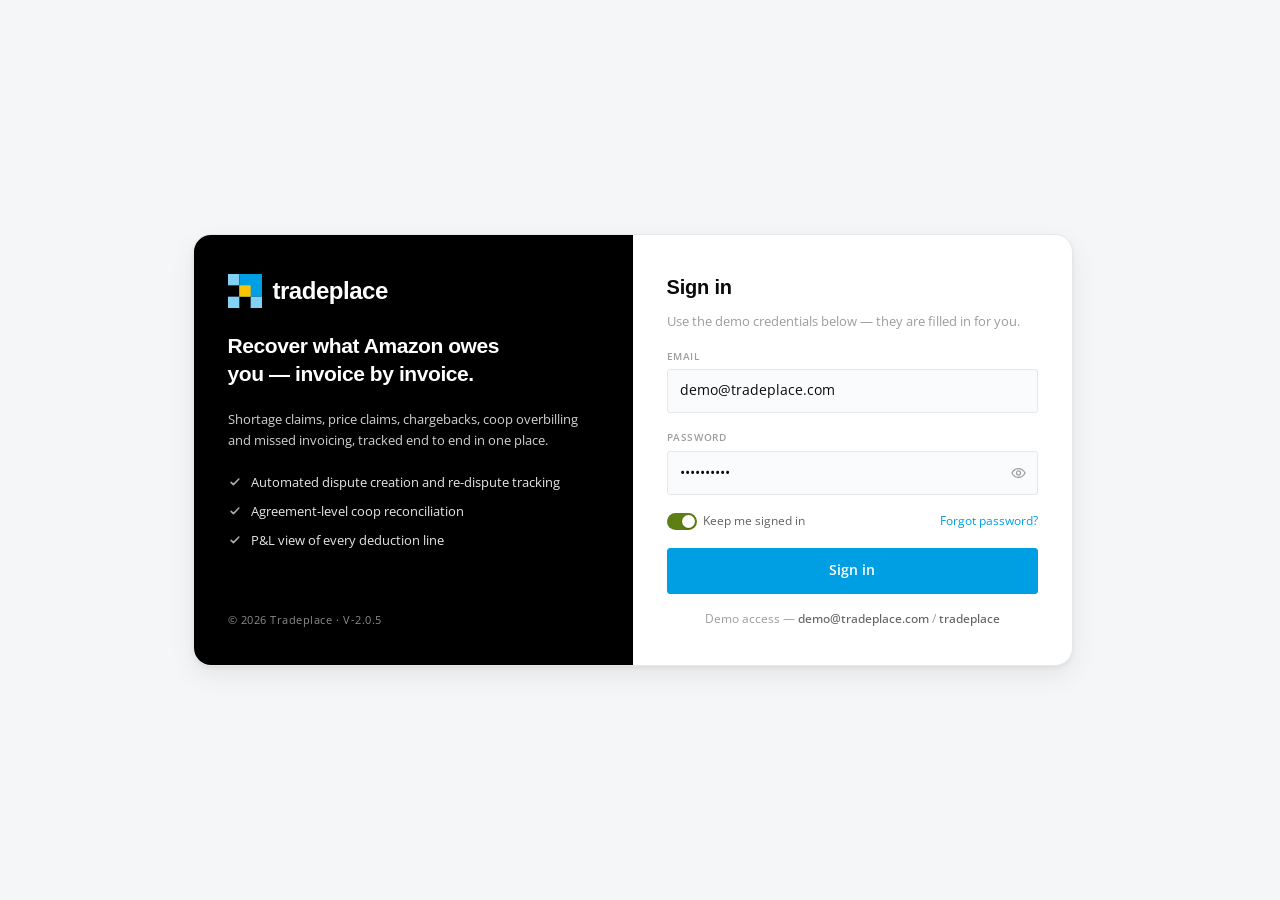
<file: index.html>
<!doctype html>
<html lang="en">
<head>
<meta charset="utf-8">
<meta name="viewport" content="width=device-width,initial-scale=1">
<title>Tradeplace — Vendor Recovery Portal</title>
<meta name="description" content="Tradeplace vendor recovery portal — demo build with illustrative data.">
<meta name="robots" content="noindex,nofollow">
<link rel="icon" href="data:image/svg+xml,%3Csvg xmlns='http://www.w3.org/2000/svg' viewBox='0 0 30 30'%3E%3Crect x='0' y='0' width='10' height='10' fill='%2383D0F5'/%3E%3Crect x='10' y='0' width='20' height='20' fill='%23009FE3'/%3E%3Crect x='10' y='10' width='10' height='10' fill='%23FDC300'/%3E%3Crect x='0' y='20' width='10' height='10' fill='%2383D0F5'/%3E%3Crect x='20' y='20' width='10' height='10' fill='%2383D0F5'/%3E%3C/svg%3E">
<link rel="preconnect" href="https://fonts.googleapis.com">
<link rel="preconnect" href="https://fonts.gstatic.com" crossorigin>
<link href="https://fonts.googleapis.com/css2?family=Open+Sans:ital,wght@0,400;0,600;0,700;1,400&display=swap" rel="stylesheet">
<link rel="stylesheet" href="assets/styles.css">
<script>
/* Demo gate. Front-end only — there is no server and no real account.
   Keeps the pitch flow (sign in → portal) intact; it is not a security control. */
(function () {
  var ok = false;
  try { ok = sessionStorage.getItem('ts-demo-session') === '1'; } catch (e) { ok = true; }
  if (!ok) location.replace('login.html');
})();
</script>
</head>
<body>
<div class="app">

  <aside class="rail" id="rail">
    <div class="mark">
      <svg viewBox="0 0 30 30" fill="none" aria-hidden="true" width="30" height="30"><rect x="0" y="0" width="10" height="10" fill="#83D0F5"/><rect x="10" y="0" width="20" height="20" fill="#009FE3"/><rect x="10" y="10" width="10" height="10" fill="#FDC300"/><rect x="0" y="20" width="10" height="10" fill="#83D0F5"/><rect x="20" y="20" width="10" height="10" fill="#83D0F5"/></svg>
      <b>tradeplace</b>
    </div>
    <div class="nav-sec">Recovery</div>
    <nav class="nav" id="nav" aria-label="Modules"></nav>
    <div class="rail-f">© 2026 Tradeplace · V-2.0.5</div>
  </aside>
  <div class="scrim" id="scrim"></div>

  <div class="main">
    <header class="phead">
      <div class="crumbs" id="crumbs">Dashboard</div>
      <div class="prow">
        <button class="menu-btn" id="menuBtn" aria-label="Open navigation">
          <svg width="16" height="16" viewBox="0 0 20 20" fill="none"><path d="M3 6h14M3 10h14M3 14h14" stroke="currentColor" stroke-width="1.7" stroke-linecap="round"/></svg>
        </button>
        <h1 id="ptitle">Dashboard</h1>
        <div class="spacer"></div>
        <div class="ctx">
          <span>Vendor</span><span class="cur">Demo Account 1</span>
        </div>
        <select class="sel" aria-label="Amazon VC Account">
          <option>Demo Account 1</option><option>Demo Account 2</option><option>Demo Account 3</option>
          <option>Demo Account 4</option><option>Demo Account 5</option>
        </select>
        <button class="bell" id="themeBtn" aria-label="Toggle dark mode" title="Toggle dark mode">
          <svg width="16" height="16" viewBox="0 0 20 20" fill="none"><path d="M16 11.2A6.4 6.4 0 0 1 8.8 4a6.6 6.6 0 1 0 7.2 7.2z" stroke="currentColor" stroke-width="1.5" stroke-linejoin="round"/></svg>
        </button>
        <div class="nwrap">
          <button class="bell" id="bell" aria-label="Notifications" aria-expanded="false">
            <svg width="16" height="16" viewBox="0 0 20 20" fill="none"><path d="M10 3a4.4 4.4 0 0 1 4.4 4.4c0 3.1 1.1 4.2 1.1 4.2H4.5s1.1-1.1 1.1-4.2A4.4 4.4 0 0 1 10 3z" stroke="currentColor" stroke-width="1.5" stroke-linejoin="round"/><path d="M8.3 14.2a1.8 1.8 0 0 0 3.4 0" stroke="currentColor" stroke-width="1.5" stroke-linecap="round"/></svg>
            <i id="bellCount">3</i>
          </button>
          <div class="notif" id="notif" hidden></div>
        </div>
        <div class="avatar">DU</div>
        <button class="bell" id="signout" aria-label="Sign out" title="Sign out">
          <svg width="16" height="16" viewBox="0 0 20 20" fill="none"><path d="M12 6V4.6A1.6 1.6 0 0 0 10.4 3H5.6A1.6 1.6 0 0 0 4 4.6v10.8A1.6 1.6 0 0 0 5.6 17h4.8a1.6 1.6 0 0 0 1.6-1.6V14" stroke="currentColor" stroke-width="1.5" stroke-linecap="round"/><path d="M9 10h8m0 0-2.6-2.6M17 10l-2.6 2.6" stroke="currentColor" stroke-width="1.5" stroke-linecap="round" stroke-linejoin="round"/></svg>
        </button>
      </div>
    </header>

    <main class="view" id="view"></main>
  </div>
</div>

<div class="modal" id="modal" hidden role="dialog" aria-modal="true" aria-labelledby="mTitle">
  <div class="sheet">
    <div class="sh"><h2 id="mTitle">Details</h2><button id="mClose" aria-label="Close">✕</button></div>
    <div id="mBody"></div>
  </div>
</div>

<div class="toast" id="toast" hidden role="status">
  <span class="tk"><svg width="15" height="15" viewBox="0 0 16 16" fill="none"><circle cx="8" cy="8" r="6.4" stroke="currentColor" stroke-width="1.5"/><path d="m5.4 8.2 1.8 1.8 3.4-3.8" stroke="currentColor" stroke-width="1.6" stroke-linecap="round" stroke-linejoin="round"/></svg></span>
  <span id="toastMsg"></span>
</div>

<script src="assets/app.js"></script>
</body>
</html>
</file>
<file: assets/styles.css>
/* TradeScan — deliberately NOT the SamhCard layout.
   Light rail instead of dark. No navy page banner. Stat cards replaced by one
   segmented summary strip. Filters behind a toggle, not a permanent bar.
   Segmented controls instead of underlined tabs. Light table headers. */

:root{
  /* Tradeplace primary palette — Design & Brand Guidelines v2.0 */
  --tp-blue:#009FE3; --tp-blue-75:#00B6ED; --tp-blue-50:#83D0F5; --tp-blue-25:#C9E8FB; --tp-blue-13:#E4F4FE;
  --tp-yellow:#FDC300; --tp-yellow-75:#FFD153; --tp-yellow-50:#FFE095; --tp-yellow-25:#FFE0CD; --tp-yellow-13:#FFE8E6;
  --tp-green:#95C11F; --tp-green-50:#CFE09B; --tp-green-13:#F4F8E7; --tp-green-25:#E7EFD0;
  --tp-red:#EB5D40; --tp-red-50:#F7B49A; --tp-red-25:#FCDBCD; --tp-red-13:#FEEEE7;
  --tp-black:#000000; --tp-deep:#0A0B09; --tp-grey-75:#646363; --tp-grey-50:#9D9D9C; --tp-grey-25:#D0D0D0; --tp-grey-13:#E7E7E7;

  --brand:var(--tp-blue); --accent:var(--tp-blue); --accent-2:var(--tp-grey-75); --accent-3:var(--tp-green);
  --soft:var(--tp-blue-13);
  --bg:#F4F6F7; --surface:#FFFFFF; --surface-2:#FAFBFC; --rail:#FFFFFF;
  --ink:var(--tp-deep); --ink-2:var(--tp-grey-75); --ink-3:var(--tp-grey-50);
  --line:var(--tp-grey-13); --line-2:#F1F1F1;
  /* brand hues darkened for small text only, so they clear contrast on their own tints */
  --good:#5E7F14; --good-bg:var(--tp-green-25); --warn:#8A6A00; --warn-bg:var(--tp-yellow-50);
  --crit:#C1361C; --crit-bg:var(--tp-red-25); --amber:#8A6A00; --violet:#0075A8; --violet-bg:var(--tp-blue-25);
  --sh-1:0 1px 2px rgba(10,11,9,.05);
  --sh-2:0 2px 4px rgba(10,11,9,.05),0 10px 26px rgba(10,11,9,.07);
  --r:4px; --r-sm:3px;
  --f:'Open Sans',Arial,Helvetica,sans-serif;
  --fh:'Neuzeit Grotesk',Arial,Helvetica,sans-serif;
  --m:'Open Sans',Arial,Helvetica,sans-serif;
}
@media (prefers-color-scheme:dark){:root:not([data-theme="light"]){
  --brand:var(--tp-blue-50); --accent:var(--tp-blue-75); --accent-2:var(--tp-grey-50); --accent-3:var(--tp-green);
  --soft:#06283A;
  --bg:#000000; --surface:var(--tp-deep); --surface-2:#141513; --rail:#000000;
  --ink:#FFFFFF; --ink-2:var(--tp-grey-25); --ink-3:var(--tp-grey-50);
  --line:#2A2B29; --line-2:#1C1D1B;
  --good:#A9D140; --good-bg:#1D2A09; --warn:var(--tp-yellow);  --warn-bg:#332800;
  --crit:#F18B6C; --crit-bg:#331409; --amber:var(--tp-yellow); --violet:var(--tp-blue-50); --violet-bg:#06283A;
  --sh-1:0 1px 2px rgba(0,0,0,.5); --sh-2:0 2px 4px rgba(0,0,0,.5),0 10px 26px rgba(0,0,0,.45);
  color-scheme:dark;
}}
:root[data-theme="dark"]{
  --brand:var(--tp-blue-50); --accent:var(--tp-blue-75); --accent-2:var(--tp-grey-50); --accent-3:var(--tp-green);
  --soft:#06283A;
  --bg:#000000; --surface:var(--tp-deep); --surface-2:#141513; --rail:#000000;
  --ink:#FFFFFF; --ink-2:var(--tp-grey-25); --ink-3:var(--tp-grey-50);
  --line:#2A2B29; --line-2:#1C1D1B;
  --good:#A9D140; --good-bg:#1D2A09; --warn:var(--tp-yellow);  --warn-bg:#332800;
  --crit:#F18B6C; --crit-bg:#331409; --amber:var(--tp-yellow); --violet:var(--tp-blue-50); --violet-bg:#06283A;
  --sh-1:0 1px 2px rgba(0,0,0,.5); --sh-2:0 2px 4px rgba(0,0,0,.5),0 10px 26px rgba(0,0,0,.45);
  color-scheme:dark;
}

*{box-sizing:border-box}
html{scrollbar-gutter:stable}
html,body{height:100%}
body{margin:0;background:var(--bg);color:var(--ink);font-family:var(--f);font-size:16px;line-height:1.625;-webkit-font-smoothing:antialiased}
h1,h2,h3{margin:0;font-family:var(--fh);font-weight:700;letter-spacing:-.01em;text-wrap:balance}
button{font:inherit;color:inherit}
a{color:var(--accent)}
:focus-visible{outline:2px solid var(--accent);outline-offset:2px;border-radius:4px}
img{max-width:100%}

/* ---------- shell: light rail, no dark chrome ---------- */
.app{display:grid;grid-template-columns:224px 1fr;min-height:100%}
.rail{background:var(--rail);border-right:1px solid var(--line);position:sticky;top:0;height:100vh;overflow-y:auto;display:flex;flex-direction:column}
.mark{display:flex;align-items:center;gap:10px;padding:18px 18px 16px}
.mark b{font-family:var(--fh);font-size:21px;font-weight:700;letter-spacing:-.02em;color:var(--ink);text-transform:lowercase}
.mark small{display:block;font-size:12px;letter-spacing:.06em;color:var(--ink-2);font-weight:700;margin-top:1px}
.nav{padding:4px 10px;display:flex;flex-direction:column;gap:1px}
.nav-sec{font-size:9.5px;letter-spacing:.13em;text-transform:uppercase;color:var(--ink-3);padding:16px 10px 6px;font-weight:600}
.nav button{display:flex;align-items:center;gap:10px;width:100%;text-align:left;background:none;border:0;padding:9px 10px;border-radius:var(--r-sm);color:var(--ink);cursor:pointer;font-size:14px;position:relative}
.nav button:hover{background:var(--surface-2);color:var(--ink)}
.nav button[aria-current="page"]{background:var(--soft);color:var(--tp-blue);font-weight:700}
.nav button[aria-current="page"] .ico{color:var(--tp-blue)}
.nav button[aria-current="page"]::before{content:"";position:absolute;left:-10px;top:7px;bottom:7px;width:3px;border-radius:0 3px 3px 0;background:var(--accent)}
.nav .ico{width:16px;height:16px;flex:none;color:var(--ink)}
.nav .chev{margin-left:auto;transition:transform .15s;opacity:.55}
.nav .chev.open{transform:rotate(180deg)}
.subnav{display:flex;flex-direction:column;gap:1px;margin:2px 0 4px 23px;padding-left:9px;border-left:1px solid var(--line)}
.subnav button{font-size:12.5px;padding:6.5px 9px}
.rail-f{margin-top:auto;padding:14px 18px;border-top:1px solid var(--line);font-size:10.5px;color:var(--ink-3);letter-spacing:.04em}

.scrim{display:none}
.main{min-width:0;display:flex;flex-direction:column}

/* ---------- page header replaces the navy banner ---------- */
.phead{position:sticky;top:0;z-index:30;background:color-mix(in srgb,var(--bg) 88%,transparent);backdrop-filter:blur(8px);border-bottom:1px solid var(--line);padding:14px 24px 13px}
.phead .crumbs{font-size:11.5px;color:var(--ink-3);margin-bottom:3px}
.phead .crumbs b{color:var(--ink-2);font-weight:500}
.crumbs button{background:none;border:0;padding:0;font:inherit;color:var(--ink-3);cursor:pointer}
.crumbs button:hover{color:var(--accent);text-decoration:underline}
.crumbs .sep{opacity:.45;margin:0 2px}

/* notifications dropdown */
.nwrap{position:relative}
.notif{position:absolute;right:0;top:calc(100% + 9px);width:min(330px,calc(100vw - 32px));background:var(--surface);
  border:1px solid var(--line);border-radius:var(--r);box-shadow:var(--sh-2);z-index:60;overflow:hidden}
.notif[hidden]{display:none!important}
.nhead{display:flex;align-items:center;gap:8px;padding:11px 14px;border-bottom:1px solid var(--line);background:var(--surface-2)}
.nhead h3{font-size:12.5px}
.nhead .c{margin-left:auto;font-size:10.5px;color:var(--ink-3)}
.nlist{max-height:330px;overflow-y:auto}
.nitem{display:flex;gap:10px;padding:11px 14px;border-bottom:1px solid var(--line-2);align-items:flex-start;text-align:left;
  width:100%;background:none;border-left:0;border-right:0;border-top:0;cursor:pointer;color:inherit;font:inherit}
.nitem:last-child{border-bottom:0}
.nitem:hover{background:var(--surface-2)}
.nitem .dotm{margin-top:5px}
.nitem .t{display:block;font-size:12.5px;font-weight:600;line-height:1.35}
.nitem .m{display:block;font-size:11px;color:var(--ink-3);margin-top:2px;line-height:1.4}
.nitem.read .t{font-weight:500;color:var(--ink-2)}
.nfoot{padding:9px 14px;border-top:1px solid var(--line);background:var(--surface-2);display:flex;gap:12px;align-items:center;font-size:11.5px}
.nfoot .spacer{flex:1}
.prow{display:flex;align-items:center;gap:14px;flex-wrap:wrap}
.prow h1{font-size:32px;font-weight:400;line-height:40px}
.spacer{flex:1}
.ctx{display:flex;align-items:center;gap:8px;height:39px;border:1px solid var(--line);background:var(--surface);border-radius:999px;padding:0 6px 0 14px;font-size:14px;box-shadow:var(--sh-1)}
.ctx .cur{background:var(--soft);color:var(--brand);border-radius:999px;padding:2px 9px;font-size:11.5px;font-weight:600;font-family:var(--m)}
.sel{appearance:none;border:1px solid var(--line);background:var(--surface);border-radius:var(--r-sm);padding:0 28px 0 12px;height:39px;font:inherit;font-size:14px;color:var(--ink);cursor:pointer;max-width:230px;
 background-image:linear-gradient(45deg,transparent 50%,currentColor 50%),linear-gradient(135deg,currentColor 50%,transparent 50%);
 background-position:calc(100% - 13px) 50%,calc(100% - 8px) 50%;background-size:5px 5px,5px 5px;background-repeat:no-repeat}
.avatar{width:39px;height:39px;border-radius:999px;background:linear-gradient(140deg,var(--accent),var(--brand));color:#fff;display:grid;place-items:center;font-size:11.5px;font-weight:600;flex:none}
.bell{position:relative;display:inline-flex;align-items:center;justify-content:center;width:39px;height:39px;border:1px solid var(--line);background:var(--surface);border-radius:var(--r-sm);cursor:pointer;line-height:0;color:var(--ink-2)}
.bell i{position:absolute;top:-5px;right:-5px;background:var(--crit);color:#fff;font-size:9px;font-style:normal;font-family:var(--m);border-radius:999px;padding:1px 4px;line-height:1.3}
.tag{display:inline-flex;align-items:center;gap:5px;border:1px solid color-mix(in srgb,var(--accent) 30%,transparent);background:var(--soft);color:var(--brand);border-radius:999px;padding:4px 10px;font-size:11.5px}
.menu-btn{display:none;align-items:center;justify-content:center;width:39px;height:39px;background:var(--surface);border:1px solid var(--line);border-radius:var(--r-sm);cursor:pointer}

.view{padding:18px 24px 40px;display:flex;flex-direction:column;gap:16px;min-width:0}

/* ---------- summary strip: one band, not four cards ---------- */
.strip{display:flex;background:var(--surface);border:1px solid var(--line);border-radius:var(--r);box-shadow:var(--sh-2);overflow:hidden;flex-wrap:wrap}
.strip > div{flex:1 1 180px;padding:15px 18px;border-right:1px solid var(--line-2);min-width:0;position:relative}
.strip > div:last-child{border-right:0}
.strip .k{font-size:12px;letter-spacing:.05em;text-transform:uppercase;color:var(--ink-3);display:flex;align-items:center;gap:6px}
.strip .v{font-family:var(--fh);font-weight:700;font-size:26px;font-weight:600;letter-spacing:-.02em;margin-top:7px;font-variant-numeric:tabular-nums}
.strip .s{font-size:14px;color:var(--ink-3);margin-top:4px}
.strip .v.g{color:var(--good)} .strip .v.a{color:var(--amber)} .strip .v.r{color:var(--crit)}
.dotm{width:7px;height:7px;border-radius:999px;flex:none}

/* ---------- panels ---------- */
.panel{background:var(--surface);border:1px solid var(--line);border-radius:var(--r);box-shadow:var(--sh-1);min-width:0;overflow:hidden}
.ph{display:flex;align-items:center;gap:11px;padding:13px 16px;background:var(--surface-2);border-bottom:1px solid var(--line);flex-wrap:wrap}
.ph h2{font-size:16px;font-weight:700}
.ph .sub{font-size:11.5px;color:var(--ink-3)}
.pb{padding:16px}

.work{display:grid;grid-template-columns:minmax(0,1fr) 268px;gap:16px;align-items:start}
.side{display:flex;flex-direction:column;gap:16px;position:sticky;top:96px}
@media (max-width:1180px){ .work{grid-template-columns:1fr} .side{position:static} }

.kv{display:flex;justify-content:space-between;gap:12px;padding:8px 0;border-bottom:1px solid var(--line-2);font-size:14px}
.kv:last-child{border-bottom:0}
.kv span{color:var(--ink-2)}
.kv b{font-family:var(--m);font-weight:600;font-variant-numeric:tabular-nums}
.kv b.neg{color:var(--crit)}

.metric{display:flex;align-items:center;gap:11px;padding:7px 0}
.metric .ic{width:28px;height:28px;border-radius:9px;background:var(--soft);display:grid;place-items:center;color:var(--brand);flex:none}
.metric .t{font-size:14px;color:var(--ink-2)}
.metric .n{margin-left:auto;font-family:var(--m);font-size:12.5px;font-weight:600;font-variant-numeric:tabular-nums}

/* ---------- segmented control instead of tabs ---------- */
.seg{display:inline-flex;background:var(--surface-2);border:1px solid var(--line);border-radius:999px;padding:3px;gap:2px;overflow-x:auto;max-width:100%;scrollbar-width:none}
.seg::-webkit-scrollbar{display:none}
.seg button{border:0;background:none;border-radius:999px;padding:6px 14px;font-size:14px;color:var(--ink-2);cursor:pointer;white-space:nowrap;display:inline-flex;align-items:center;gap:6px}
.seg button[aria-selected="true"]{background:var(--surface);color:var(--brand);font-weight:600;box-shadow:var(--sh-1)}
.seg .n{font-family:var(--m);font-size:11px;opacity:.75}

/* ---------- filters behind a toggle ---------- */
.ftoggle{display:inline-flex;align-items:center;justify-content:center;gap:7px;min-height:39px;border:1px solid var(--line);background:var(--surface);border-radius:var(--r-sm);padding:0 14px;font-size:14px;font-weight:700;cursor:pointer}
.ftoggle[aria-expanded="true"]{border-color:var(--accent);color:var(--brand);background:var(--soft)}
.fpanel{display:grid;grid-template-columns:repeat(auto-fill,minmax(176px,1fr));gap:11px;padding:14px 16px;background:var(--surface-2);border-bottom:1px solid var(--line)}
.fpanel[hidden]{display:none!important}
.fld{display:flex;flex-direction:column;gap:4px;min-width:0}
.fld label{font-size:10px;letter-spacing:.06em;text-transform:uppercase;color:var(--ink-3);font-weight:600}
.fld input,.fld select{border:1px solid var(--line);background:var(--surface);border-radius:var(--r-sm);padding:6.5px 10px;font:inherit;font-size:12.5px;color:var(--ink);width:100%}
.fact{display:flex;gap:8px;align-items:flex-end}

/* ---------- tables: light head, no zebra ---------- */
/* Side-scrollable tables fade at whichever edge still has columns hidden,
   so nobody has to guess that there is more to the right. */
.tw{overflow-x:auto;
  background:
    linear-gradient(to right, var(--surface) 30%, transparent) left center/34px 100% no-repeat,
    linear-gradient(to left, var(--surface) 30%, transparent) right center/34px 100% no-repeat,
    linear-gradient(to right, rgba(10,11,9,.10), transparent) left center/13px 100% no-repeat,
    linear-gradient(to left, rgba(10,11,9,.10), transparent) right center/13px 100% no-repeat;
  background-attachment:local,local,scroll,scroll}
:root[data-theme="dark"] .tw{
  background:
    linear-gradient(to right, var(--surface) 30%, transparent) left center/34px 100% no-repeat,
    linear-gradient(to left, var(--surface) 30%, transparent) right center/34px 100% no-repeat,
    linear-gradient(to right, rgba(0,0,0,.55), transparent) left center/13px 100% no-repeat,
    linear-gradient(to left, rgba(0,0,0,.55), transparent) right center/13px 100% no-repeat;
  background-attachment:local,local,scroll,scroll}
table{border-collapse:collapse;width:100%;font-size:14px}
th,td{text-align:left;padding:11px 14px;border-bottom:1px solid var(--line-2);white-space:nowrap}
th{font-size:12px;letter-spacing:.04em;text-transform:uppercase;color:var(--ink-3);font-weight:600;background:var(--surface);border-bottom:1px solid var(--line);position:sticky;top:0;vertical-align:bottom}
th .tt{display:block;font-weight:500;text-transform:none;letter-spacing:0;font-family:var(--m);font-size:10px;color:var(--ink-3);opacity:.85}
tbody tr:hover{background:var(--surface-2)}
tbody tr:last-child td{border-bottom:0}
td.num,th.num{text-align:right;font-family:var(--m);font-variant-numeric:tabular-nums}
td.mono{font-family:var(--m);font-size:14px;letter-spacing:.02em;color:var(--ink-2);font-variant-numeric:tabular-nums}
td.strong{font-weight:600}
.two{line-height:1.3}
.two b{display:block;font-family:var(--m);font-size:11.5px;font-weight:600}
.two span{font-size:10.5px;color:var(--ink-3)}

.pill{display:inline-flex;align-items:center;gap:6px;font-size:12px;font-weight:700;padding:3px 10px;border-radius:999px;white-space:nowrap}
.pill::before{content:"";width:5px;height:5px;border-radius:999px;background:currentColor;flex:none}
.pill.ok{color:var(--good);background:var(--good-bg)}
.pill.wait{color:var(--warn);background:var(--warn-bg)}
.pill.bad{color:var(--crit);background:var(--crit-bg)}
.pill.neu{color:var(--ink-2);background:var(--line-2)}
.pill.up{color:var(--violet);background:var(--violet-bg)}
.typ{color:var(--amber)}

.tf .sel{height:30px;font-size:13px;padding:0 24px 0 9px}
.tf{display:flex;align-items:center;gap:12px;padding:11px 16px;border-top:1px solid var(--line);font-size:14px;color:var(--ink-3);flex-wrap:wrap;background:var(--surface-2)}
.tf .spacer{flex:1}
.pg{display:flex;gap:4px}
.pg button{border:1px solid var(--line);background:var(--surface);border-radius:6px;width:24px;height:24px;display:grid;place-items:center;cursor:pointer;font-size:10px;color:var(--ink-3)}
.pg button:hover{border-color:var(--accent);color:var(--brand)}

/* Brand spec: 39px tall, Open Sans bold 14px, primary blue or green, yellow hover. */
.btn{display:inline-flex;align-items:center;justify-content:center;gap:7px;min-height:39px;border:1px solid var(--line);background:var(--surface);border-radius:var(--r-sm);padding:0 16px;font-size:14px;font-weight:700;cursor:pointer;color:var(--ink)}
.btn:hover{border-color:var(--tp-yellow);background:var(--tp-yellow);color:var(--tp-black)}
.btn.p{background:var(--tp-blue);border-color:var(--tp-blue);color:#fff}
.btn.p:hover{background:var(--tp-yellow);border-color:var(--tp-yellow);color:var(--tp-black)}
.btn.s{background:var(--tp-green);border-color:var(--tp-green);color:var(--tp-black)}
.btn.s:hover{background:var(--tp-yellow);border-color:var(--tp-yellow);color:var(--tp-black)}

.act{display:flex;gap:4px}
.act button{border:0;background:none;cursor:pointer;padding:4px;border-radius:var(--r-sm);color:var(--tp-blue);line-height:0}
.act button:hover{background:var(--soft)}
.act button.info{color:var(--accent)}
.act button.del{color:var(--tp-red)}
.act button.del:hover{color:var(--tp-red);background:var(--tp-red-13)}

/* Win rate reads as a gauge inside the summary strip, not as a bar crammed
   into a panel header beside the buttons. */
.strip .gt{height:7px;background:var(--line-2);border-radius:999px;overflow:hidden;margin-top:9px;max-width:190px}
.strip .gf{height:100%;background:var(--tp-green);border-radius:999px}
.strip > div.rate .v{color:var(--good)}

.chart svg{display:block;width:100%;height:auto;overflow:visible}
.chart{position:relative}
.tip{position:absolute;pointer-events:none;background:var(--surface);border:1px solid var(--line);border-radius:var(--r-sm);box-shadow:var(--sh-2);padding:7px 10px;font-size:11.5px;opacity:0;transition:opacity .1s;z-index:5;white-space:nowrap}
.tip .k{color:var(--ink-3);font-size:10.5px}
.tip .v{font-family:var(--m);font-weight:600;margin-top:1px}
.legend{display:flex;gap:14px;flex-wrap:wrap;font-size:11px;color:var(--ink-2);padding:0 16px 13px}
.legend span{display:inline-flex;align-items:center;gap:5px}
.sw{width:9px;height:9px;border-radius:3px;flex:none}

/* Win rate by sub-type: label + ratio, a filled track, the percentage.
   Fill colour carries the verdict — green won, yellow partial, red lost. */
.wtot{display:flex;align-items:baseline;gap:10px;padding-bottom:9px;margin-bottom:4px;border-bottom:1px solid var(--line)}
.wtot b{font-family:var(--fh);font-size:26px;font-weight:700;line-height:1}
.wtot span{font-size:12px;color:var(--ink-3)}
.wrow{display:grid;grid-template-columns:minmax(0,1fr) 72px 50px;gap:10px;align-items:center;padding:9px 0;border-bottom:1px solid var(--line-2)}
.wrow:last-child{border-bottom:0}
.wl{font-size:14px;min-width:0;overflow:hidden;text-overflow:ellipsis;white-space:nowrap}
.wl span{display:block;font-size:12px;color:var(--ink-3)}
.wt{height:8px;background:var(--line-2);border-radius:999px;overflow:hidden}
.wf{height:100%;border-radius:999px}
.wv{font-size:14px;font-weight:700;text-align:right;font-variant-numeric:tabular-nums}
.wv.none{color:var(--ink-3);font-weight:400}

.bars{display:flex;flex-direction:column;gap:2px}
.brow{display:grid;grid-template-columns:minmax(100px,auto) 1fr minmax(66px,auto);gap:11px;align-items:center;padding:5px 0}
.brow .l{font-size:11.5px;color:var(--ink-2);overflow:hidden;text-overflow:ellipsis}
.bt{height:7px;background:var(--line-2);border-radius:999px;overflow:hidden}
.bf{height:100%;border-radius:999px;background:var(--accent)}
.bv{font-family:var(--m);font-size:11.5px;text-align:right;font-variant-numeric:tabular-nums}

.grid2{display:grid;grid-template-columns:1fr 1fr;gap:16px}
@media (max-width:980px){.grid2{grid-template-columns:1fr}}

table.matrix td:first-child{position:sticky;left:0;background:var(--surface);z-index:1;border-right:1px solid var(--line);font-weight:500}
table.matrix tr.sec td{background:var(--soft);color:var(--brand);font-weight:700;font-size:11px;letter-spacing:.07em;text-transform:uppercase}
table.matrix tr.sec td:first-child{background:var(--soft)}
table.matrix tr.tot td{font-weight:700;background:var(--surface-2);border-top:1.5px solid var(--line)}
.pct{font-size:10.5px;color:var(--ink-3);margin-left:6px}

.totals{display:flex;gap:24px;flex-wrap:wrap;justify-content:flex-end;padding:13px 16px;border-top:1px solid var(--line);font-size:12px;color:var(--ink-2);background:var(--surface-2)}
.totals b{font-family:var(--m);color:var(--ink);font-variant-numeric:tabular-nums}

.empty{padding:46px 16px;text-align:center;color:var(--ink-3);font-size:12.5px}
.empty svg{opacity:.3;margin-bottom:10px}
.note{display:flex;gap:10px;align-items:flex-start;background:var(--soft);border:1px solid color-mix(in srgb,var(--accent) 24%,transparent);border-radius:var(--r);padding:12px 14px;font-size:12.5px;color:var(--ink-2)}
.note b{color:var(--brand)}
.toggle{width:30px;height:17px;border-radius:999px;background:var(--line);position:relative;display:inline-block;vertical-align:middle}
.toggle i{position:absolute;top:2px;left:2px;width:13px;height:13px;border-radius:999px;background:#fff;box-shadow:0 1px 2px rgba(0,0,0,.25);transition:left .15s}
.toggle.on{background:var(--good)} .toggle.on i{left:15px}
.upd{display:flex;flex-direction:column;gap:11px}
.upd div{font-size:11.5px;color:var(--ink-2);line-height:1.5;padding-left:11px;border-left:2px solid var(--line)}
.upd b{display:block;color:var(--brand);font-size:11.5px;margin-bottom:1px}
.xl{color:var(--accent);text-decoration:underline;cursor:pointer}

/* ---------- dashboard module cards ----------
   One hero figure, a rate bar in the same language as the summary strips,
   then the supporting lines. Cards stretch to a common height so the grid
   reads as a set rather than six ragged boxes. */
.grid2{align-items:stretch}
.mcard{display:flex;flex-direction:column;height:100%}
.mcard .mh{display:flex;align-items:center;gap:10px;padding:13px 16px;background:var(--surface-2);border-bottom:1px solid var(--line)}
.mcard .mh h2{font-size:16px;font-weight:700}
.mcard .px{width:9px;height:9px;flex:none}
.mcard .mb{padding:16px;display:flex;flex-direction:column;flex:1}
.mcard .hk{font-size:12px;letter-spacing:.05em;text-transform:uppercase;color:var(--ink-3);font-weight:700}
.mcard .hv{font-family:var(--fh);font-size:30px;font-weight:700;line-height:1.1;margin-top:4px;letter-spacing:-.02em;font-variant-numeric:tabular-nums}
.mcard .hv.g{color:var(--good)}
.mrate{margin-top:13px}
.mrate .mt2{height:7px;background:var(--line-2);border-radius:999px;overflow:hidden}
.mrate .mf2{height:100%;background:var(--tp-green);border-radius:999px}
.mrate .ml{display:flex;justify-content:space-between;gap:10px;font-size:12px;color:var(--ink-3);margin-top:7px}
.mrate .ml b{color:var(--ink);font-weight:700;font-variant-numeric:tabular-nums}
.mrows{margin-top:16px;padding-top:4px;border-top:1px solid var(--line-2)}
.mrows .kv:first-child{padding-top:10px}
.mcard .btn{min-height:32px;padding:0 12px;font-size:13px}

/* ---------- access forms (Client / User / Group) ---------- */
.form2{display:grid;grid-template-columns:1fr 1fr;gap:16px;padding:18px 20px}
.form2 .wide{grid-column:1 / -1}
@media (max-width:760px){.form2{grid-template-columns:1fr}}
.form2 .fld input,.form2 .fld select{min-height:42px}
.rgroup{display:flex;flex-direction:column;gap:6px}
.rgroup .rl{font-size:12px;color:var(--ink-3);font-weight:700;letter-spacing:.04em;text-transform:uppercase}
.rgroup .ro{display:flex;gap:18px;align-items:center}
.rgroup label{display:inline-flex;align-items:center;gap:7px;font-size:14px;cursor:pointer}
.rgroup input{accent-color:var(--tp-blue);width:16px;height:16px}
.fact2{display:flex;gap:10px;align-items:center;padding:0 20px 20px}
.fact2 .spacer{flex:1}
.pwwrap{position:relative}
.pwwrap input{padding-right:40px!important}
.pweye{position:absolute;right:5px;top:50%;transform:translateY(-50%);border:0;background:none;cursor:pointer;padding:7px;border-radius:var(--r-sm);color:var(--ink-3);line-height:0}
.pweye:hover{color:var(--tp-blue);background:var(--soft)}

/* ---------- dialog ---------- */
.modal{position:fixed;inset:0;background:rgba(8,22,34,.48);display:grid;place-items:center;z-index:90;padding:16px}
.modal[hidden]{display:none!important}
.sheet{background:var(--surface);border-radius:var(--r);box-shadow:0 24px 70px rgba(0,0,0,.32);width:min(440px,100%);overflow:hidden;border:1px solid var(--line)}
.sh{display:flex;align-items:center;gap:10px;padding:14px 16px;border-bottom:1px solid var(--line)}
.sh h2{font-size:14px}
.sh button{margin-left:auto;background:none;border:1px solid var(--line);color:var(--ink-3);width:24px;height:24px;border-radius:6px;cursor:pointer;line-height:1;font-size:12px}
.sh button:hover{border-color:var(--crit);color:var(--crit)}
.sf{display:flex;gap:9px;justify-content:flex-end;padding:14px 16px;border-top:1px solid var(--line);background:var(--surface-2)}
.yoy{display:flex;justify-content:space-between;padding:11px 16px;border-bottom:1px solid var(--line-2);font-size:12.5px}
.yoy:last-child{border-bottom:0}
.yoy b{font-family:var(--m);font-variant-numeric:tabular-nums}
.hint{font-size:11px;color:var(--ink-3);padding:0 16px 14px}

/* ---------- toast ---------- */
.toast{position:fixed;top:16px;right:16px;z-index:100;display:flex;gap:10px;align-items:flex-start;background:var(--surface);border:1px solid var(--line);border-left:3px solid var(--good);border-radius:var(--r-sm);box-shadow:var(--sh-2);padding:11px 13px;max-width:320px;font-size:12px;color:var(--ink-2)}
.toast[hidden]{display:none!important}
.toast .tk{color:var(--good);flex:none;line-height:0;margin-top:1px}

@media (max-width:900px){
  .app{grid-template-columns:1fr}
  .rail{position:fixed;inset:0 auto 0 0;width:224px;transform:translateX(-100%);transition:transform .18s;z-index:70}
  .rail.open{transform:none}
  .menu-btn{display:inline-flex}
  .scrim.on{position:fixed;inset:0;background:rgba(6,18,28,.45);z-index:60;display:block}
}
/* Narrow screens: the page header has to stay two rows, not four.
   The vendor pill duplicates the account select, so it goes first. */
@media (max-width:860px){
  .phead .ctx{display:none}
  .prow h1{font-size:22px;line-height:30px;flex:1 1 auto;min-width:0}
  .prow .sel{max-width:170px}
}
@media (max-width:560px){
  .view{padding:16px}
  .phead{padding:12px 16px}
  .strip > div{flex-basis:100%;border-right:0;border-bottom:1px solid var(--line-2)}
  .prow{gap:8px}
  .prow h1{font-size:20px;line-height:26px;order:-1;flex-basis:calc(100% - 50px)}
  .menu-btn{order:-2}
  .prow .sel{max-width:none;flex:1 1 120px}
  .phead #themeBtn{display:none}
}
@media (prefers-reduced-motion:reduce){*{transition:none!important}}
</file>
